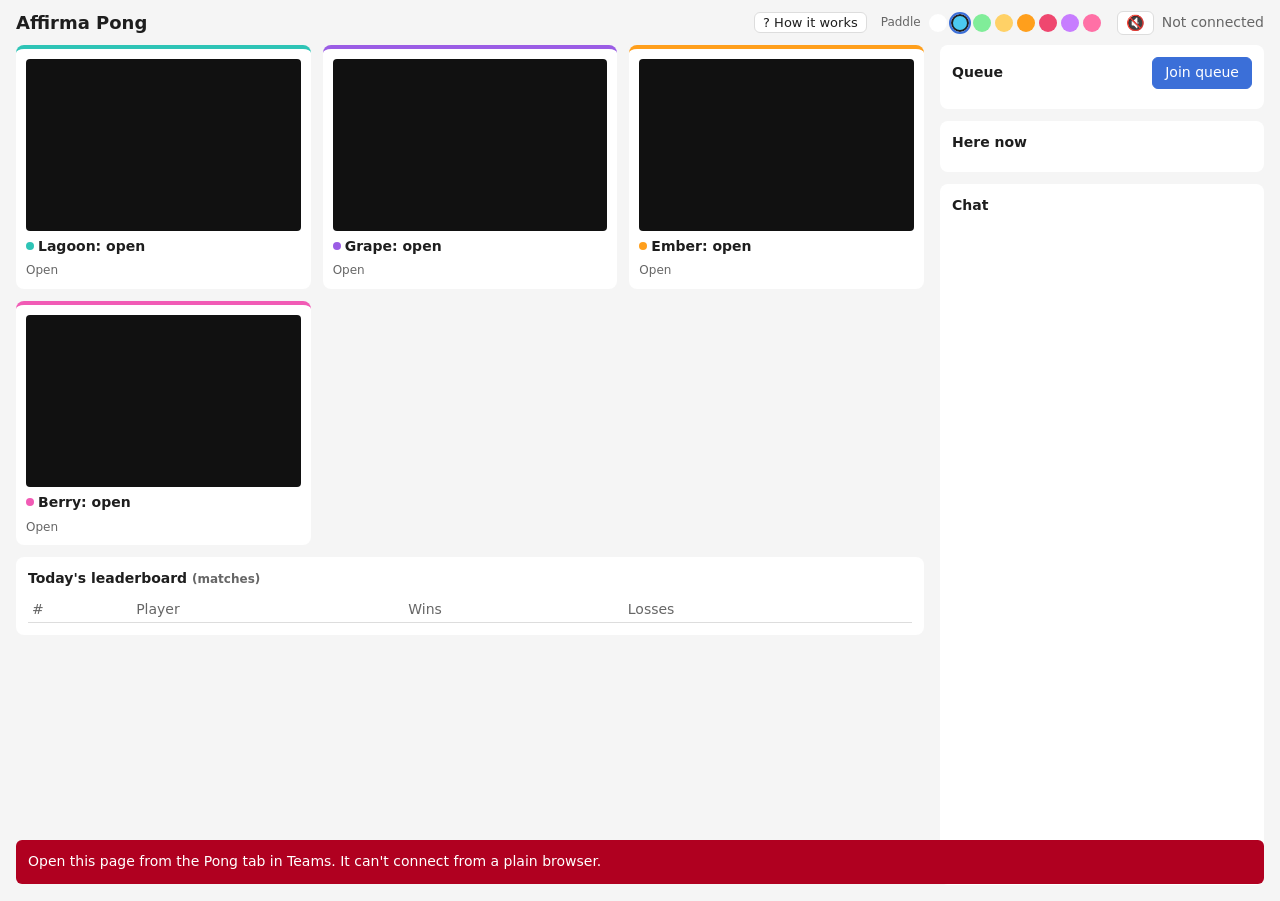
<file: index.html>
<!doctype html>
<html lang="en"><head><meta charset="utf-8"><meta name="viewport" content="width=device-width,initial-scale=1">
<title>Affirma Pong</title>  <script type="module" crossorigin src="./assets/main-D0iufiqf.js"></script>
  <link rel="modulepreload" crossorigin href="./assets/childCommunication-bS1l7ua5.js">
  <link rel="stylesheet" crossorigin href="./assets/childCommunication-LVL5ZOk_.css">
</head>
<body>
<header>
  <h1>Affirma Pong</h1>
  <div class="hdr-right"><button id="helpBtn" class="icon-btn help-btn" title="How it works">? How it works</button><span class="muted small">Paddle</span><div id="colorPick" class="swatches"></div><button id="soundBtn" class="icon-btn" title="Sound effects">🔇</button><span id="me" class="muted">Connecting…</span><span id="role" class="pill" hidden title="Your browser is currently coordinating the lobby">host</span></div>
</header>
<main class="layout">
  <section class="content">
    <!-- LOBBY -->
    <div id="lobby">
      <div id="tables" class="tables"></div>
      <div class="row">
        <div class="card grow">
          <h2>Today's leaderboard <span class="muted small">(matches)</span></h2>
          <table class="board"><thead><tr><th>#</th><th>Player</th><th>Wins</th><th>Losses</th></tr></thead><tbody id="board"></tbody></table>
        </div>
      </div>
    </div>
    <!-- TABLE -->
    <div id="table" hidden>
      <div class="table-bar">
        <button id="backBtn">← Lobby</button>
        <div id="scoreline" class="scoreline"></div>
        <div><button id="forfeitBtn" class="danger" hidden>Forfeit</button></div>
      </div>
      <div class="court-wrap">
        <canvas id="court" width="800" height="500"></canvas>
        <div id="overlay" class="overlay" hidden></div>
      </div>
      <div class="under-court"><div id="reactBar" class="react-bar"></div><p id="watchers" class="muted small"></p></div>
      <p class="muted small">Mouse over the court, or ↑/↓ (W/S), to move your paddle. When it is your serve, click the court or press Space.</p>
    </div>
  </section>
  <aside class="side">
    <div class="card">
      <div class="card-h"><h2>Queue</h2><button id="queueBtn" class="primary">Join queue</button></div>
      <ol id="queue" class="list"></ol>
    </div>
    <div class="card">
      <h2>Here now</h2><ul id="people" class="list people"></ul>
    </div>
    <div class="card chat">
      <h2>Chat</h2>
      <div id="chatLog" class="chat-log"></div>
      <div id="emojiPop" class="emoji-pop" hidden></div>
      <form id="chatForm" class="chat-form"><button type="button" id="emojiBtn" class="emoji-btn" title="Emoji" aria-label="Emoji">😀</button><input id="chatInput" maxlength="300" placeholder="Say something…" autocomplete="off"><button>Send</button></form>
    </div>
  </aside>
</main>
<div id="error" class="error" hidden></div>
</body></html>
</file>
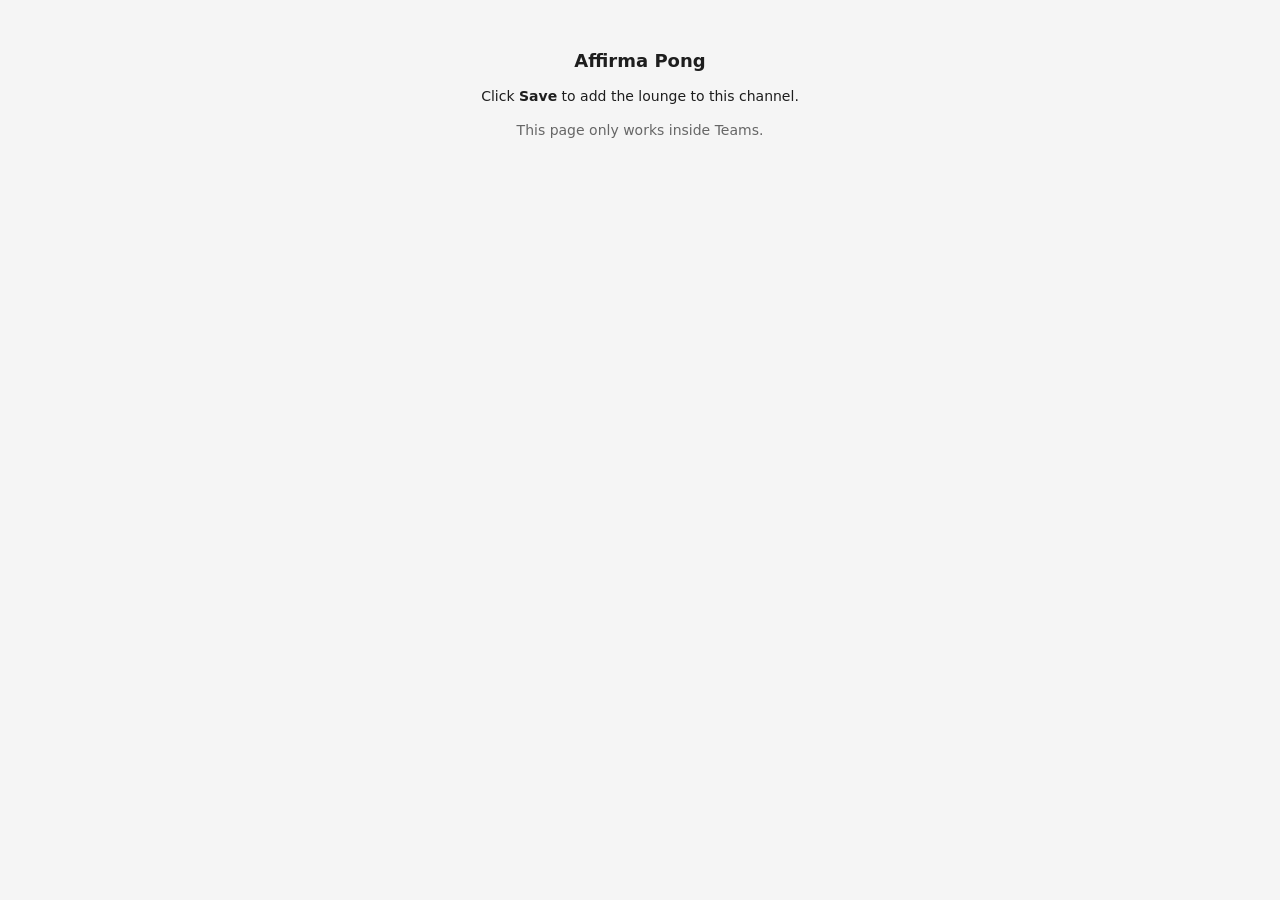
<file: config.html>
<!doctype html>
<html lang="en"><head><meta charset="utf-8"><meta name="viewport" content="width=device-width,initial-scale=1">
<title>Affirma Pong – setup</title>  <script type="module" crossorigin src="./assets/config-80f0ihnL.js"></script>
  <link rel="modulepreload" crossorigin href="./assets/childCommunication-bS1l7ua5.js">
  <link rel="stylesheet" crossorigin href="./assets/childCommunication-LVL5ZOk_.css">
</head>
<body><main class="center"><h1>Affirma Pong</h1><p>Click <b>Save</b> to add the lounge to this channel.</p><p id="status" class="muted"></p></main></body></html>
</file>
<file: assets/childCommunication-LVL5ZOk_.css>
:root{--bg:#f5f5f5;--fg:#1e1e1e;--muted:#666;--panel:#fff;--line:#ddd;--court:#111;--accent:#3b6fd8;--accent-fg:#fff;--danger:#c62828;--err:#b00020}[hidden]{display:none!important}@media (prefers-color-scheme:dark){:root{--bg:#1f1f1f;--fg:#eee;--muted:#aaa;--panel:#2a2a2a;--line:#3a3a3a;--accent:#6b93e8}}*{box-sizing:border-box}body{margin:0;font:14px/1.4 Segoe UI,system-ui,sans-serif;background:var(--bg);color:var(--fg)}header{display:flex;justify-content:space-between;align-items:center;padding:10px 16px}h1{font-size:18px;margin:0}h2{font-size:14px;margin:0 0 8px}.hdr-right{display:flex;gap:8px;align-items:center}.pill{font-size:11px;border:1px solid var(--line);border-radius:10px;padding:1px 8px;color:var(--muted)}.muted{color:var(--muted)}.small{font-size:12px}.layout{display:flex;gap:16px;padding:0 16px 16px;align-items:flex-start}.content{flex:1;min-width:0}.card{background:var(--panel);border-radius:8px;padding:12px}.card-h{display:flex;justify-content:space-between;align-items:center;margin-bottom:8px}.card-h h2{margin:0}.row{display:flex;gap:12px;margin-top:12px;flex-wrap:wrap}.grow{flex:1 1 220px}.tables{display:grid;grid-template-columns:repeat(auto-fill,minmax(230px,1fr));gap:12px}.tcard{background:var(--panel);border-radius:8px;padding:10px;display:flex;flex-direction:column;gap:6px}.tcard canvas{width:100%;aspect-ratio:8/5;background:var(--court);border-radius:4px;display:block}.tcard .names{font-weight:600;white-space:nowrap;overflow:hidden;text-overflow:ellipsis}.tcard .meta{display:flex;justify-content:space-between;align-items:center;color:var(--muted);font-size:12px}button{font:inherit;border:1px solid var(--line);background:var(--panel);color:var(--fg);border-radius:6px;padding:5px 12px;cursor:pointer}button:hover{border-color:var(--accent)}button:disabled{opacity:.5;cursor:default}button.primary{background:var(--accent);color:var(--accent-fg);border-color:var(--accent)}button.danger{color:var(--danger);border-color:var(--danger)}button.sel{outline:2px solid var(--accent)}.list{margin:0;padding-left:20px}.list li{padding:2px 0}ul.list{list-style:none;padding:0}.board{width:100%;border-collapse:collapse}.board th,.board td{text-align:left;padding:3px 4px;border-bottom:1px solid var(--line)}.board th{color:var(--muted);font-weight:400}.you{font-weight:600}.table-bar{display:flex;justify-content:space-between;align-items:center;margin-bottom:8px;gap:8px}.scoreline{font-size:16px;font-weight:600;text-align:center}.scoreline .sub{display:block;font-size:12px;font-weight:400;color:var(--muted)}.court-wrap{position:relative;max-width:800px}#court{width:100%;height:auto;background:var(--court);border-radius:8px;display:block;touch-action:none}.overlay{position:absolute;top:0;right:0;bottom:0;left:0;display:flex;flex-direction:column;align-items:center;justify-content:center;gap:10px;background:#0000008c;color:#fff;border-radius:8px;text-align:center;padding:16px}.overlay .big{font-size:22px;font-weight:600}.overlay .opts{display:flex;gap:8px;flex-wrap:wrap;justify-content:center}.overlay button{background:#2a2a2a;color:#fff;border-color:#666}.overlay button.sel{outline-color:#8fb0ff}.overlay input{width:64px;font:inherit;padding:4px;border-radius:6px;border:1px solid #666;background:#2a2a2a;color:#fff}.side{flex:0 0 290px;display:flex;flex-direction:column;gap:12px;height:calc(100vh - 60px);min-height:480px;position:sticky;top:8px}.side .card{flex:0 0 auto}.side .list{max-height:150px;overflow-y:auto}.people li{display:flex;justify-content:space-between;gap:6px}.people .st{color:var(--muted);font-size:12px;white-space:nowrap}.chat{flex:1 1 auto!important;display:flex;flex-direction:column;min-height:220px;position:relative}.emoji-btn{padding:4px 8px;font-size:16px;line-height:1}.emoji-pop{position:absolute;left:12px;right:12px;bottom:52px;background:var(--panel);border:1px solid var(--line);border-radius:8px;padding:6px;display:grid;grid-template-columns:repeat(8,1fr);gap:2px;box-shadow:0 4px 16px #00000040;z-index:5}.emoji-pop button{border:none;background:none;font-size:18px;padding:4px;line-height:1}.emoji-pop button:hover{background:var(--bg)}.tcard .watch{color:var(--muted);font-weight:400;font-size:12px;margin-left:4px}.chat-log{flex:1;overflow-y:auto;display:flex;flex-direction:column;gap:6px;padding-right:4px}.chat-log .msg b{margin-right:4px}.chat-log .t{color:var(--muted);font-size:11px;margin-left:4px}.chat-form{display:flex;gap:6px;margin-top:8px}.chat-form input{flex:1;min-width:0;font:inherit;padding:5px 8px;border:1px solid var(--line);border-radius:6px;background:var(--bg);color:var(--fg)}.center{max-width:480px;margin:48px auto;text-align:center}.error{position:fixed;left:16px;right:16px;bottom:16px;background:var(--err);color:#fff;padding:12px;border-radius:6px}@media (max-width:900px){.layout{flex-direction:column}.side{position:static;height:auto;width:100%;flex-basis:auto}.chat{height:340px}}.swatches{display:flex;gap:4px;margin-right:8px}.swatches button{width:18px;height:18px;padding:0;border-radius:50%;border:2px solid transparent}.swatches button.sel{border-color:var(--fg)}.tcard{border-top:4px solid var(--tc,#888)}.tcard .names .dot{display:inline-block;width:8px;height:8px;border-radius:50%;margin:0 4px 1px 0}.court-wrap{border-radius:8px;box-shadow:0 0 0 3px var(--tc,transparent)}.tcard .btns{display:flex;gap:6px}.icon-btn{padding:2px 8px;font-size:15px;line-height:1.2}.under-court{display:flex;justify-content:space-between;align-items:center;gap:12px;max-width:800px;margin-top:8px}.under-court p{margin:0}.react-bar{display:flex;gap:4px}.react-bar button{font-size:18px;padding:2px 8px;line-height:1.2}.react-bar button:active{transform:scale(.9)}.court-wrap{overflow:hidden}.react-float{position:absolute;bottom:8px;pointer-events:none;display:flex;flex-direction:column;align-items:center;animation:floatUp 2.2s ease-out forwards;z-index:3}.react-float .e{font-size:34px;line-height:1}.react-float .w{font-size:11px;color:#fff;background:#00000073;border-radius:6px;padding:0 5px;margin-top:2px}@keyframes floatUp{0%{transform:translateY(0) scale(.6);opacity:0}12%{transform:translateY(-30px) scale(1.15);opacity:1}to{transform:translateY(-360px) scale(1);opacity:0}}.scoreline .num{display:inline-block}.scoreline .num.pop{animation:pop .45s ease-out}@keyframes pop{0%{transform:scale(1)}40%{transform:scale(1.7);color:var(--accent)}to{transform:scale(1)}}.help-btn{font-size:13px;margin-right:6px}.tour{position:fixed;top:0;right:0;bottom:0;left:0;z-index:50}.tour.dim{background:#0000008c}.tour-hole{position:fixed;border-radius:10px;box-shadow:0 0 0 9999px #0000008c;outline:2px solid var(--accent);transition:all .25s ease;pointer-events:none}.tour-card{position:fixed;background:var(--panel);color:var(--fg);border-radius:10px;padding:14px 16px;box-shadow:0 8px 30px #00000059;transition:top .25s ease,left .25s ease}.tour-title{font-weight:600;font-size:15px;margin-bottom:6px}.tour-body{font-size:13px;line-height:1.5}.tour-foot{display:flex;justify-content:space-between;align-items:center;margin-top:12px}.tour-count{color:var(--muted);font-size:12px}.tour-btns{display:flex;gap:6px}
</file>
